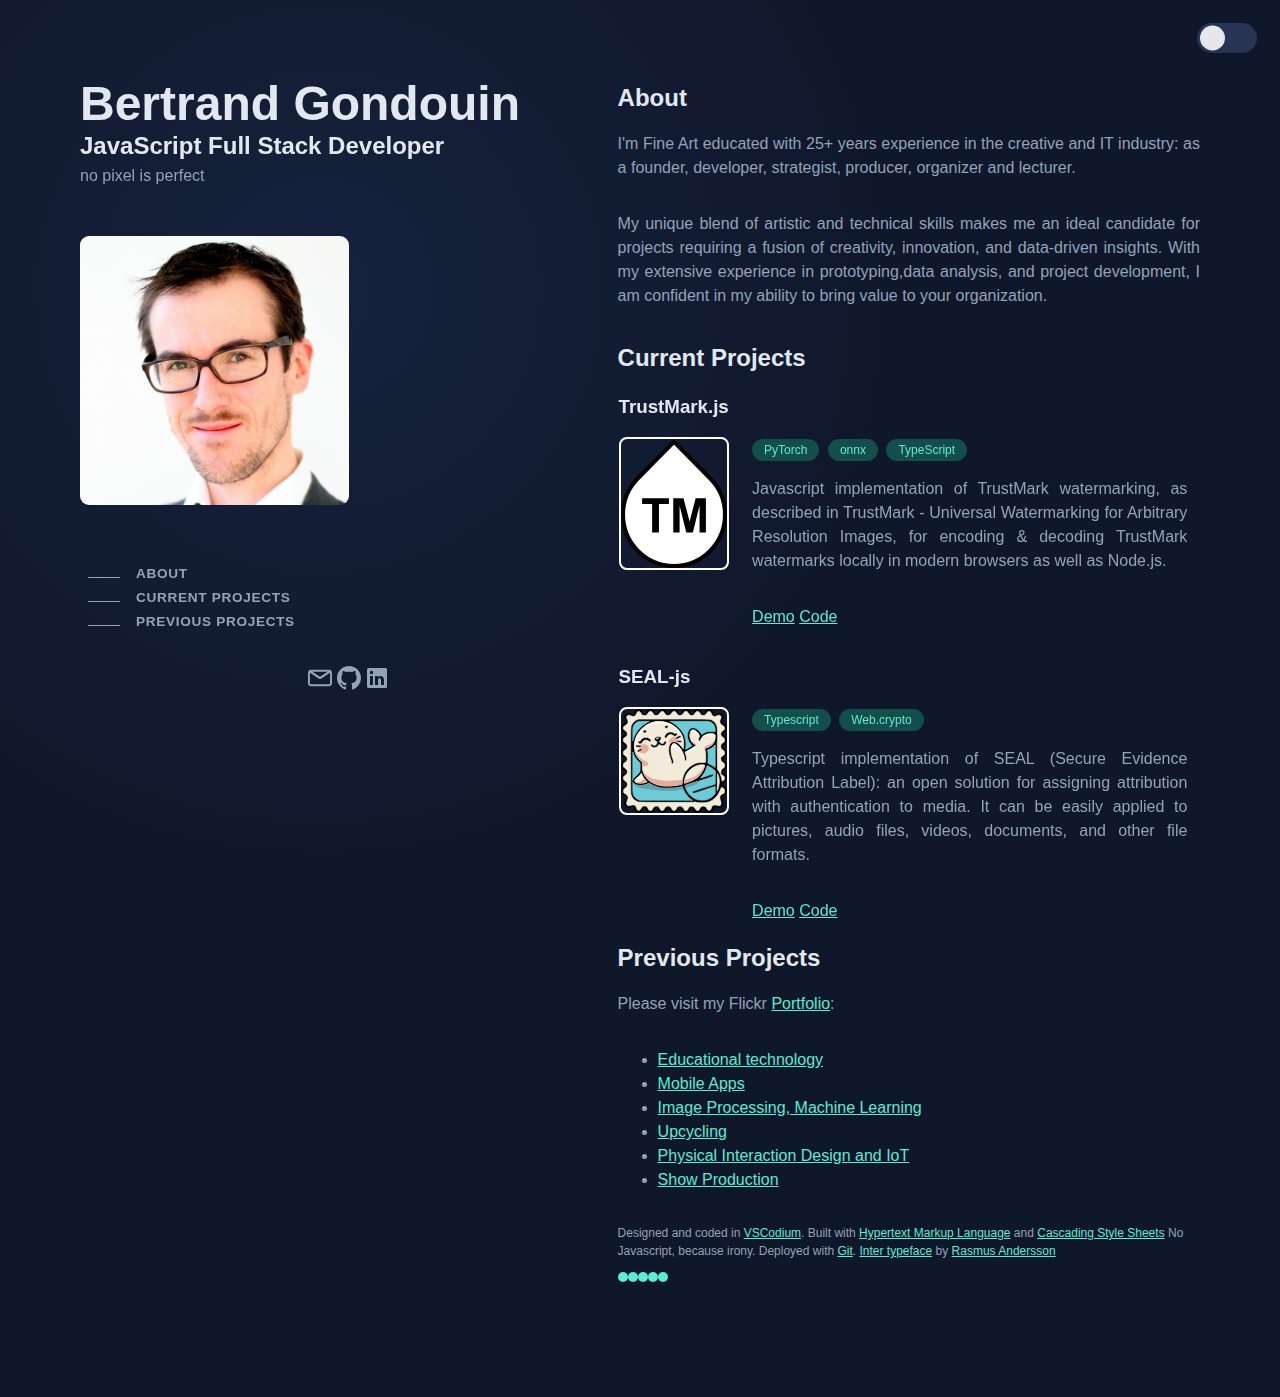
<file: index.html>
<!DOCTYPE html>
<html lang="en">

<head>
    <meta charset="UTF-8">
    <meta name="viewport" content="width=device-width, initial-scale=1.0">
    <link rel="icon" href="favicon.svg">
    <title>Bertrand Gondouin - JavaScript Full Stack Developer</title>
    <meta name="description"
        content=" I'm Fine Art educated with 25+ years experience in the creative and IT industry: as a founder, developer, strategist, producer, organizer and lecturer.

My unique blend of artistic and technical skills makes me an ideal candidate for projects requiring a fusion of creativity, innovation, and data-driven insights. With my extensive experience in prototyping,data analysis, and project development, I am confident in my ability to bring value to your organization. ">

    <!-- Facebook Meta Tags -->
    <meta property="og:url" content="https://bgon.github.io/">
    <meta property="og:type" content="website">
    <meta property="og:title" content="Bertrand Gondouin - JavaScript Full Stack Developer">
    <meta property="og:description"
        content=" I'm Fine Art educated with 25+ years experience in the creative and IT industry: as a founder, developer, strategist, producer, organizer and lecturer.

My unique blend of artistic and technical skills makes me an ideal candidate for projects requiring a fusion of creativity, innovation, and data-driven insights. With my extensive experience in prototyping,data analysis, and project development, I am confident in my ability to bring value to your organization. ">
    <meta property="og:image" content="https://bgon.github.io/og.jpg">

    <!-- Twitter Meta Tags -->
    <meta name="twitter:card" content="summary_large_image">
    <meta property="twitter:domain" content="bgon.github.io">
    <meta property="twitter:url" content="https://bgon.github.io/">
    <meta name="twitter:title" content="Bertrand Gondouin - JavaScript Full Stack Developer">
    <meta name="twitter:description"
        content=" I'm Fine Art educated with 25+ years experience in the creative and IT industry: as a founder, developer, strategist, producer, organizer and lecturer.

My unique blend of artistic and technical skills makes me an ideal candidate for projects requiring a fusion of creativity, innovation, and data-driven insights. With my extensive experience in prototyping,data analysis, and project development, I am confident in my ability to bring value to your organization. ">
    <meta name="twitter:image" content="https://bgon.github.io/og.jpg">
    <meta property="og:type" content="website">
    <meta property="og:title" content="Bertrand Gondouin - JavaScript Full Stack Developer">
    <meta property="og:url" content="https://bgon.github.io/index.html">
    <meta property="og:site_name" content="Bertrand Gondouin - JavaScript Full Stack Developer">
    <!-- <link rel="stylesheet" href="gs-responsive.css" />-->
    <link rel="stylesheet" href="style.css" type="text/css">
</head>

<body>
    <!-- Dark/Light mode Toggle -->
    <input type="checkbox" id="toggle">
    <div class="popover__wrapper">
        Dark/Light mode
    </div>

    <!-- Layout -->
    <div id="layout" class="g">

        <div class="g">
            <!-- Sidebar -->
            <div class="sidebar">
                <!-- Sidebar header -->
                <div class="header">
                    <h1>Bertrand Gondouin</h1>
                    <h2>JavaScript Full Stack Developer</h2>
                    no pixel is perfect
                    <img class="g-img" src="me.jpg">
                    <nav>
                        <ul class="menu-list">
                            <li class="menu-item">
                                <a href="#about">About</a>
                                <span class="nav-indicator"></span>
                            </li>
                            <li class="menu-item">
                                <a href="#projects">Current Projects</a>
                                <span class="nav-indicator"></span>
                            </li>
                            <li class="menu-item">
                                <a href="#previous_projects">Previous Projects</a>
                                <span class="nav-indicator"></span>
                            </li>
                        </ul>
                    </nav>
                </div>
                <!-- Sidebar footer -->
                <div class="footer">
                    <div class="menu menu-horizontal">
                        <ul>

                            <li class="menu-item">
                                <a href="emailto:gondouin@gmail.com" target="_blank" rel="noreferrer noopener"
                                    aria-label="Email (opens in a new tab)" title="Email">
                                    <svg xmlns="http://www.w3.org/2000/svg" viewBox="0 0 75.294 75.294"
                                        fill="currentColor" aria-hidden="true">
                                        <path d="M66.097,12.089h-56.9C4.126,12.089,0,16.215,0,21.286v32.722c0,5.071,4.126,9.197,9.197,9.197h56.9
            c5.071,0,9.197-4.126,9.197-9.197V21.287C75.295,16.215,71.169,12.089,66.097,12.089z M61.603,18.089L37.647,33.523L13.691,18.089
            H61.603z M66.097,57.206h-56.9C7.434,57.206,6,55.771,6,54.009V21.457l29.796,19.16c0.04,0.025,0.083,0.042,0.124,0.065
            c0.043,0.024,0.087,0.047,0.131,0.069c0.231,0.119,0.469,0.215,0.712,0.278c0.025,0.007,0.05,0.01,0.075,0.016
            c0.267,0.063,0.537,0.102,0.807,0.102c0.001,0,0.002,0,0.002,0c0.002,0,0.003,0,0.004,0c0.27,0,0.54-0.038,0.807-0.102
            c0.025-0.006,0.05-0.009,0.075-0.016c0.243-0.063,0.48-0.159,0.712-0.278c0.044-0.022,0.088-0.045,0.131-0.069
            c0.041-0.023,0.084-0.04,0.124-0.065l29.796-19.16v32.551C69.295,55.771,67.86,57.206,66.097,57.206z" />
                                    </svg>
                                </a>
                            </li>
                            <li class="menu-item">
                                <a href="https://bgon.github.io/" target="_blank" rel="noreferrer noopener"
                                    aria-label="GitHub (opens in a new tab)" title="GitHub">
                                    <svg xmlns="http://www.w3.org/2000/svg" viewBox="0 0 16 16" fill="currentColor"
                                        aria-hidden="true">
                                        <path
                                            d="M8 0C3.58 0 0 3.58 0 8c0 3.54 2.29 6.53 5.47 7.59.4.07.55-.17.55-.38 0-.19-.01-.82-.01-1.49-2.01.37-2.53-.49-2.69-.94-.09-.23-.48-.94-.82-1.13-.28-.15-.68-.52-.01-.53.63-.01 1.08.58 1.23.82.72 1.21 1.87.87 2.33.66.07-.52.28-.87.51-1.07-1.78-.2-3.64-.89-3.64-3.95 0-.87.31-1.59.82-2.15-.08-.2-.36-1.02.08-2.12 0 0 .67-.21 2.2.82.64-.18 1.32-.27 2-.27.68 0 1.36.09 2 .27 1.53-1.04 2.2-.82 2.2-.82.44 1.1.16 1.92.08 2.12.51.56.82 1.27.82 2.15 0 3.07-1.87 3.75-3.65 3.95.29.25.54.73.54 1.48 0 1.07-.01 1.93-.01 2.2 0 .21.15.46.55.38A8.013 8.013 0 0016 8c0-4.42-3.58-8-8-8z">
                                        </path>
                                    </svg>
                                </a>
                            </li>
                            <li class="menu-item">
                                <a href="https://linkedin.com/in/gondouin" target="_blank" rel="noreferrer noopener"
                                    aria-label="LinkedIn (opens in a new tab)" title="LinkedIn">
                                    <svg xmlns="http://www.w3.org/2000/svg" viewBox="0 0 24 24" fill="currentColor"
                                        aria-hidden="true">
                                        <path
                                            d="M20.5 2h-17A1.5 1.5 0 002 3.5v17A1.5 1.5 0 003.5 22h17a1.5 1.5 0 001.5-1.5v-17A1.5 1.5 0 0020.5 2zM8 19H5v-9h3zM6.5 8.25A1.75 1.75 0 118.3 6.5a1.78 1.78 0 01-1.8 1.75zM19 19h-3v-4.74c0-1.42-.6-1.93-1.38-1.93A1.74 1.74 0 0013 14.19a.66.66 0 000 .14V19h-3v-9h2.9v1.3a3.11 3.11 0 012.7-1.4c1.55 0 3.36.86 3.36 3.66z">
                                        </path>
                                    </svg>
                                </a>
                            </li>


                        </ul>
                    </div>

                </div>
            </div>
            <!-- Main content-->
            <div class="content">

                <section>
                    <h2 id="about">About</h2>
                    <p>
                        I'm Fine Art educated with 25+ years experience in the creative and IT industry: as a
                        founder,
                        developer,
                        strategist, producer, organizer and lecturer.
                    </p>
                    <p>
                        My unique blend of artistic and technical skills makes me an ideal candidate for projects
                        requiring
                        a fusion of creativity, innovation, and data-driven insights. With my extensive experience
                        in
                        prototyping,data analysis, and project development, I am confident in my ability to bring
                        value
                        to
                        your
                        organization.
                    </p>

                </section>

                <section>
                    <h2 id="projects">Current Projects</h2>

                    <div class="project  g">
                        <input class="expand" id="p1" type="checkbox"></input>
                        <div class="u-1 ">
                            <h3>TrustMark.js</h3>
                        </div>
                        <div class="u-1 u-md-1-4">
                            <img class="g-img" src="tm_th.svg" alt="">
                        </div>

                        <div class="u-1 u-md-3-4">

                            <div class="techstack" aria-label="Technologies used">
                                <span class="badge">PyTorch</span>
                                <span class="badge">onnx</span>
                                <span class="badge">TypeScript</span>
                            </div>
                            <p>Javascript implementation of TrustMark watermarking, as described in TrustMark -
                                Universal Watermarking for Arbitrary Resolution Images, for encoding & decoding
                                TrustMark watermarks locally in modern browsers as well as Node.js.
                            </p>
                            <div class="techstack" aria-label="links">
                                <a href="https://huggingface.co/spaces/pdbq/trustmark.js">Demo</a>
                                <a href="https://github.com/bgon/trustmark.js">Code</a>
                            </div>
                        </div>
                        <div class="detail">

                            <p>I ported the Python research paper code to Typescript.</p>

                            <ol>
                                <li>JavaScript/TypeScript
                                    <ul>
                                        <li>JavaScript for developing both client-side (browser) and
                                            server-side (Node.js) applications.</li>
                                        <li>TypeScript for type-safe coding practices.</li>
                                    </ul>
                                </li>
                                <li>Machine Learning/AI
                                    <ul>
                                        <li>ONNX and TensorFlow.js for model handling and inference.
                                        </li>
                                        <li>Understanding of BCH (Bose–Chaudhuri–Hocquenghem) codes for error
                                            correction in data encoding/decoding processes.</li>
                                    </ul>
                                </li>

                                <li>Image Processing/Performance Optimization
                                    <ul>
                                        <li>Image preprocessing, resizing, and transformation techniques.</li>
                                        <li>Optimized memory usage and performance, especially when handling
                                            large data sets in browser and Node.js environments.</li>
                                    </ul>
                                </li>
                            </ol>

                            <img class="g-img" src="trustmark.png">
                        </div>
                        <label class="clickzone" for="p1"></label>
                    </div>

                    <div class="project g">
                        <input class="expand" id="p2" type="checkbox"></input>
                        <div class="u-1 ">
                            <h3>SEAL-js</h3>
                        </div>
                        <div class="u-1 u-md-1-4">
                            <img class="g-img" src="seal-js.svg" alt="">
                        </div>


                        <div class="u-1 u-md-3-4">

                            <div class="techstack" aria-label="Technologies used">
                                <span class="badge">Typescript</span>
                                <span class="badge">Web.crypto</span>
                            </div>
                            <p>Typescript implementation of SEAL (Secure Evidence Attribution Label): an open solution
                                for assigning attribution with authentication to media. It can be easily applied to
                                pictures, audio files, videos, documents, and other file formats.
                            </p>
                            <div class="techstack" aria-label="links">
                                <a href="https://bgon.github.io/SEAL-js">Demo</a>
                                <a href="https://github.com/bgon/SEAL-js">Code</a>
                            </div>
                        </div>
                        <div class="detail">

                            <p>I created a Typescript Library from the specification.</p>

                            <ol>
                                <li>JavaScript/TypeScript
                                    <ul>
                                        <li>JavaScript for developing both client-side (browser) and
                                            server-side (Node.js) applications.</li>
                                        <li>TypeScript for type-safe coding practices.</li>
                                    </ul>
                                </li>
                                <li>File Formats
                                    <ul>
                                        <li>Awareness of various image, audio, video, document, and container file
                                            formats.
                                        </li>
                                        <li>Familiarity with how to read and parse metadata from these formats (e.g.,
                                            JPEG, PNG, MP4, PDF).</li>
                                    </ul>
                                </li>

                                <li>Cryptography
                                    <ul>
                                        <li>Knowledge of RSA, and other cryptographic algorithms and techniques.</li>
                                        <li>Familiarity with how to compute and validate digests, including double
                                            digest computation and hashing.</li>
                                    </ul>
                                </li>
                            </ol>

                            <img class="g-img" src="seal.png">
                        </div>
                        <label class="clickzone" for="p2"></label>
                    </div>

                </section>
                <section>
                    <h2 id="previous_projects">Previous Projects</h2>
                    <p>
                        Please visit my Flickr <a
                            href="https://www.flickr.com/photos/gondouin/collections/">Portfolio</a>:

                    <ul>
                        <li><a href="https://www.flickr.com/photos/gondouin/collections/72157670787191590/">Educational
                                technology</a></li>
                        <li><a href="https://www.flickr.com/photos/gondouin/collections/72157671803465816/">Mobile
                                Apps</a></li>
                        <li><a href="https://www.flickr.com/photos/gondouin/collections/72157671015675362/">Image
                                Processing, Machine Learning</a></li>
                        <li><a
                                href="https://www.flickr.com/photos/gondouin/collections/72157635985896906/">Upcycling</a>
                        </li>
                        <li><a href="https://www.flickr.com/photos/gondouin/collections/72157635945844093/">Physical
                                Interaction Design and IoT </a></li>
                        <li><a href="https://www.flickr.com/photos/gondouin/collections/72157635986209014/">Show
                                Production </a></li>
                    </ul>
                    </p>

                </section>

                <div class="credits">
                    <p>Designed and coded in <a href="https://vscodium.com/" target="_blank" rel="noreferrer noopener"
                            aria-label="VSCodium (opens in a new tab)">VSCodium</a>.
                        Built with <a href="https://www.w3.org/TR/2011/WD-html5-20110405/" target="_blank"
                            rel="noreferrer noopener"
                            aria-label="HTML5, markup language used for structuring and presenting hypertext documents on the World Wide Web (opens in a new tab)">Hypertext
                            Markup Language</a> and <a href="https://www.w3.org/Style/CSS/" target="_blank"
                            rel="noreferrer noopener"
                            aria-label="CSS, style sheet language used for specifying the presentation and styling of a document written in a markup language (opens in a new tab)">Cascading
                            Style Sheets</a> No Javascript, because irony. Deployed with <a href="https://git-scm.com/"
                            target="_blank" rel="noreferrer noopener"
                            aria-label="Git, free and open source distributed version control system (opens in a new tab)">Git</a>.
                        <a href="https://rsms.me/inter/" target="_blank" rel="noreferrer noopener"
                            aria-label="Inter typeface (opens in a new tab)">Inter typeface</a> by <a
                            href="https://rsms.me" target="_blank" rel="noreferrer noopener"
                            aria-label="Rasmus Andersson (opens in a new tab)">Rasmus Andersson</a>
                    </p>
                    <div class="pendulum">
                        <div class="pendulum_box">
                            <div class="ball first"></div>
                            <div class="ball"></div>
                            <div class="ball"></div>
                            <div class="ball"></div>
                            <div class="ball last"></div>
                        </div>
                    </div>
                </div>
            </div>
        </div>
    </div>
</body>

</html>
</file>
<file: style.css>
/* Variable Declaration */
:root {
  --light-theme: rgb(229, 231, 235);
  --dark-theme: rgb(15 23 42);
  --light-text-color: rgb(148, 163, 184);
  --dark-text-color: rgb(39, 52, 83);
  --light-headings-color: rgb(226, 232, 240);
  --dark-headings-color: rgb(15 23 42);
  --light-nav-color: rgb(94 234 212);
  --dark-nav-color: rgb(19 78 74);
  font-family: "Inter", sans-serif;
}

@font-face {
  font-family: InterVariable;
  font-style: normal;
  font-weight: 100 900;
  font-display: swap;
  src: url("InterVariable.woff2") format("woff2");
}

@font-face {
  font-family: InterVariable;
  font-style: italic;
  font-weight: 100 900;
  font-display: swap;
  src: url("InterVariable-Italic.woff2") format("woff2");
}

html {
  line-height: 1.5;
  font-family: var(--font-inter), ui-sans-serif, system-ui;
}

body {
  margin: 0;
}


/**
 * Add this class to an image to make it fit within its fluid parent wrapper while maintaining
 * aspect ratio.
 */
.g-img {
  max-width: 100%;
  height: auto;
  display: block;
}

.u {
  display: inline-block;
  vertical-align: top;
}


.u-1 {
  width: 100%;
  display: inline-block;
  letter-spacing: normal;
  word-spacing: normal;
  vertical-align: top;
  text-rendering: auto;
  margin-bottom:1rem;

}

.u-md-1-3,
.u-md-2-3 {
  display: inline-block;
  letter-spacing: normal;
  word-spacing: normal;
  vertical-align: top;
  text-rendering: auto;
}

a, a:visited {
  color: var(--light-nav-color);
}



/* Light/Dark Mode (default: Dark) */

/* Toggle Button */
#toggle {
  appearance: none;
  width: 60px;
  height: 30px;
  border-radius: 30px;
  background-color: var(--dark-text-color);
  position: absolute;
  top: 50px;
  right: 50px;
  transition: all 0.5s ease-in;
  cursor: pointer;
  z-index: 1;
}

/* Making a dot switch inside the Toggle Button */
#toggle::before {
  content: "";
  width: 25px;
  height: 25px;
  border-radius: 50%;
  background: var(--light-theme);
  position: absolute;
  top: 50%;
  left: 3px;
  transform: translateY(-50%);
  transition: all 0.5s ease-in;
}

/* Changing toggle button background when checked */
#toggle:checked {
  background: var(--light-text-color);
}

/* Changing dot switch color and moving to the right side when checked */
#toggle:checked::before {
  background: var(--dark-theme);
  left: 32px;
}


/* Changing the background & font color when checked */
#toggle:checked~#layout {
  background: radial-gradient(600px at 25% 290px, var(--light-theme), transparent 90%);
  color: var(--dark-text-color);
}

/* Changing the background & font color when checked */
#toggle:checked~#layout .menu-item a {
  color: var(--dark-text-color);
}

#toggle:checked~#layout .nav-indicator {
  border-bottom: 1px solid var(--dark-theme);
}

#toggle:checked~#layout section a {
  color: var(--dark-nav-color);
}

#toggle:checked~#layout a, #toggle:checked~#layout a:visited {
  color: var(--dark-nav-color);
}

/* Changing the background & font color when checked */
#toggle:checked~#layout a svg {
  color: var(--dark-text-color);
}

/* Changing the background & font color when checked */
#toggle:checked~#layout .badge {

  background-color: var(--light-text-color);
  color: var(--dark-theme);
}

/* Changing the background & font color when checked */
#toggle:checked~#layout .detail {
  color: var(--dark-text-color);
}

/* Changing the background & font color when checked */
#toggle:checked~#layout .project {
  border: 1px solid color-mix(in srgb, var(--dark-theme), transparent 85%);
}

#toggle:checked~#layout h1,
#toggle:checked~#layout h2,
#toggle:checked~#layout h3 {
  color: var(--dark-headings-color);
}

.popover__wrapper {
  position: absolute;
  top: 50px;
  right: 100px;
  z-index: -1;
  visibility: hidden;
  background-color: var(--dark-text-color);
  color: var(--light-text-color);
  border-radius: 9999px;
  font-size: .75rem;
  padding-left: .75rem;
  padding-right: .75rem;
  border-right: 0;

}

/* Popover on toggle*/
#toggle:hover~.popover__wrapper {
  z-index: 10;
  opacity: 1;
  visibility: visible;
}



#layout {
  background: radial-gradient(600px at 25% 290px, rgb(22, 34, 61), var(--dark-theme));
  color: var(--light-text-color);
  transition: all 0.4s ease-out;
  margin: 0px;
}

h1,
h2,
h3 {
  color: var(--light-headings-color);
  margin: 0;
}


/* Sidebar:Header */


.header {
  padding:1rem;
    }


.header .g-img {
  width: 50%;
  margin: auto;
  margin-top: 3rem;
  border-radius: 9px;
}


.header h1 {
  font-size: 3rem;
  line-height: 1;
}

/* Sidebar:Navigation Menu */
nav {
  margin-top: 3rem;
  display: none;
}

nav .menu-item a {
  letter-spacing: 0.05em;
  text-transform: uppercase;
  font-size: 85%;
  background-color: transparent;
  color: var(--light-text-color);
  text-decoration: none;
  padding-left: 1rem;
  font-weight: 600;
}

/* Changing the width resize the .nav-indicator */
nav .menu-item a:hover~span {
  width: 4rem;
}

.nav-indicator {
  float: left;
  width: 2rem;
  height: 1rem;
  border-bottom: 1px solid var(--light-text-color);
  margin-right: 0rem;
  padding: 0px;
  transition: all 0.3s ease-out;
}

/* Sidebar:Footer: Social Links */
svg {
  width: 1.5rem;
  display: block;
  color: var(--light-text-color);
}

.menu {
  box-sizing: border-box;
}

.menu-list,
.menu-item {
  position: relative;
}

.menu-list {
  list-style: none;
  margin: 0;
  padding: 0;
}

.menu-item {
  padding: 0;
  margin: 0;
  height: 100%;
}

.menu-link,
.menu-heading {
  display: block;
  text-decoration: none;
  white-space: nowrap;
}

.menu-horizontal {
  padding: 0px;
}

.menu-horizontal .menu-list {
  display: inline-block;
}

.menu-horizontal .menu-item,
.menu-horizontal .menu-heading,
.menu-horizontal .menu-separator {
  display: inline-block;
  vertical-align: middle;
}

.footer {
  text-align: center;
}

.footer ul {
  padding: 0px;
}


/* Main */
.main {
  margin-top: 2rem;
}

/* Main:Projects */

.project {
  position: relative;
  border: 1px solid color-mix(in srgb, var(--light-theme), transparent 100%);
  border-radius: .25rem;
  box-sizing: border-box;
}

.project:hover {
  border: 1px solid color-mix(in srgb, var(--light-theme), transparent 80%);
  background: color-mix(in srgb, var(--light-theme), transparent 98%);
  transition: all 1s;
}

.g .project {
  margin: 0rem;
  margin-top: 1rem;
  padding: 0px;
}

content {
  margin: 1rem;
}

.project .u-md-1-4 {
  width: 23%;
}

.project .u-md-3-4 {
  width: 75%;

}

.project .g-img {
  padding: 0rem;
  margin: 0rem;
  width: 80%;
  border: 2px solid white;
  border-radius: 8px;
}

.detail {
  color: var(--light-text-color);
  max-height: 0px;
  display: none;
  overflow: hidden;
  padding-left: 1rem;
}

.detail .g-img {
  max-width: 100%;
  margin: auto;
  z-index: 10;
  border: 0px;
}

.clickzone {
  height: 80%;
  width: 100%;
  position: absolute;
}

.hide {
  appearance: none;
}

.expand {
  display: none;
}


.expand:checked {}

.expand:checked~ {
  cursor: default;
}

.expand:checked~.detail {
  display: block;
  max-height: 1500px;
  transition: max-height 0.5s;
}

.expand:checked~.detail img {
  cursor: zoom-in;
}



/* Content Paragraph */
section p {
  text-align: justify;
  margin-bottom: 2rem;
}

section a {
  color: var(--light-nav-color);
}

.content {
  padding: 20px;
}

.content h3 {
  padding: 0;
  margin: 0;
}

.content li {
  padding: 0;
}

.credits {
  font-size: 75%;
}

.techstack {
  padding: 0px;
  margin: 0px;
  hyphens: none;
  white-space: nowrap;
}

.techstack a {
  cursor: pointer;
}

.badge {
  background-color: var(--dark-nav-color);
  color: var(--light-nav-color);
  border-radius: 9999px;
  font-size: .75rem;
  padding-left: .75rem;
  padding-right: .75rem;
  padding-top: .25rem;
  padding-bottom: .25rem;
  margin-right: 0.25rem;
}

.url_badge {

  color: var(--light-nav-color);
  border-radius: 9999px;
  font-size: .75rem;
  padding-left: .75rem;
  padding-right: .75rem;
  padding-top: .25rem;
  padding-bottom: .25rem;
  margin-right: 0.25rem;
}

/*
 * -- MEDIA QUERIES --
 */
@media (min-width: 1024px) {

  /* We increase the body font size */
  body {
    font-size: 16px;
  }

  /* Responsive g */
  .g {
    display: flex;
    flex-flow: row wrap;
    margin: 5rem;
  }


  .content {
    padding: 0px;
    padding-top: 0rem;
    padding-bottom: 0rem;
    width: 52%;
  }

  .sidebar {
    top: 0;
    max-height: 100vh;
    width: 48%;
    position: sticky;
    display: flex;
    flex-direction: column;
  }




  .footer {
    padding: 0.5em;
    padding-bottom: 1rem;
  }

  nav {
    padding: 0.5em;
    display: block;
  }

  #toggle {
    top: 20px;
    right: 20px;
  }

  .header {
padding:0rem;
  }

  .header .g-img {
    max-width: 100%;
    margin-left: 0px;
  }
}

.pendulum {
  width: 55px;
  height: 45px;
  transform: translate(0%, 0%);
}

.pendulum_box {
  display: flex;
  flex: 1;
}

.ball {
  height: 10px;
  width: 10px;
  border-radius: 50%;
  background-color: var(--light-nav-color);
  position: relative;
  transform-origin: 50% -300%;

}


.ball.first {
  animation: firstball .9s alternate ease-in infinite;
}

@keyframes firstball {
  0% {
    transform: rotate(35deg);
  }

  50% {
    transform: rotate(0deg);
  }
}

.ball.last {
  animation: lastball .9s alternate ease-out infinite;
}

@keyframes lastball {
  50% {
    transform: rotate(0deg);
  }

  100% {
    transform: rotate(-35deg);
  }
}
</file>
